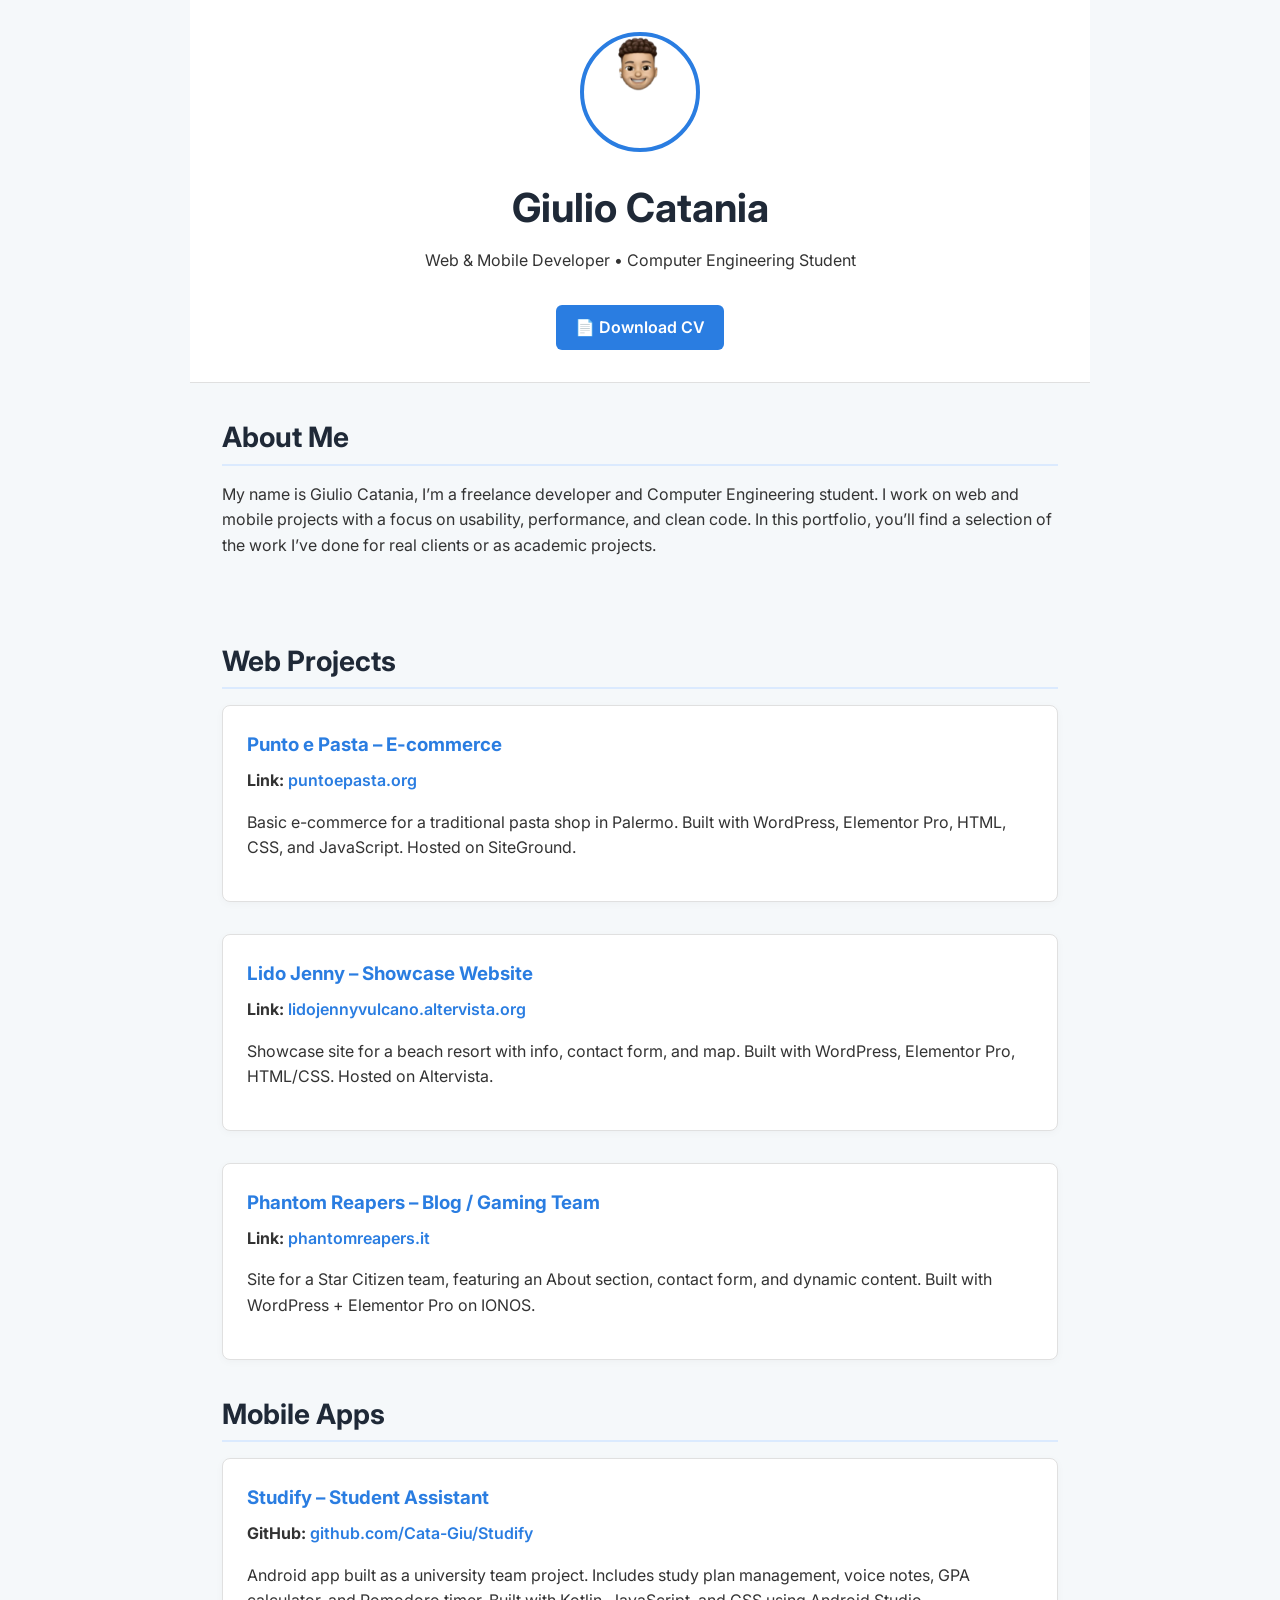
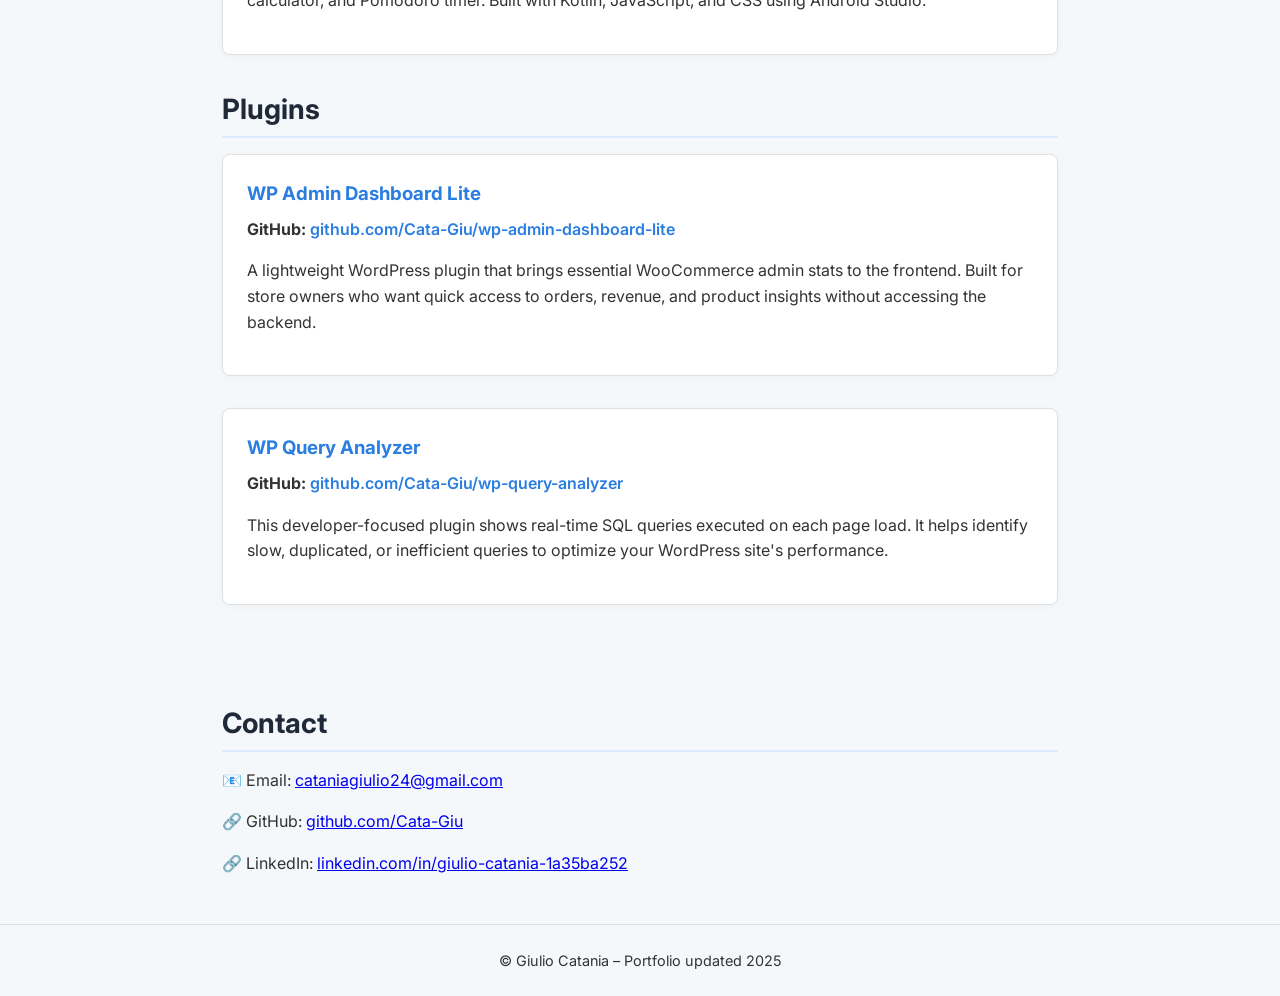
<file: index.html>
<!DOCTYPE html>
<html lang="en">
<head>
  <meta charset="UTF-8" />
  <meta name="viewport" content="width=device-width, initial-scale=1.0" />
  <title>Portfolio | Giulio Catania</title>
  <link rel="stylesheet" href="style.css">
  <link href="https://fonts.googleapis.com/css2?family=Inter:wght@400;600;700&display=swap" rel="stylesheet">
</head>
<body>

  <header>
    <img src="avatar.jpg" alt="Avatar di Giulio Catania" class="avatar">
    <h1>Giulio Catania</h1>
    <p>Web & Mobile Developer • Computer Engineering Student</p>
    <a href="cv_giulio_catania.pdf" class="btn-cv" download>📄 Download CV</a>
  </header>

  <section id="about">
    <h2>About Me</h2>
    <p>My name is Giulio Catania, I’m a freelance developer and Computer Engineering student. I work on web and mobile projects with a focus on usability, performance, and clean code. In this portfolio, you’ll find a selection of the work I’ve done for real clients or as academic projects.</p>
  </section>

  <section id="projects">
    <h2>Web Projects</h2>

    <div class="project">
      <h3>Punto e Pasta – E-commerce</h3>
      <p><strong>Link:</strong> <a href="https://puntoepasta.org" target="_blank">puntoepasta.org</a></p>
      <p>Basic e-commerce for a traditional pasta shop in Palermo. Built with WordPress, Elementor Pro, HTML, CSS, and JavaScript. Hosted on SiteGround.</p>
    </div>

    <div class="project">
      <h3>Lido Jenny – Showcase Website</h3>
      <p><strong>Link:</strong> <a href="https://lidojennyvulcano.altervista.org" target="_blank">lidojennyvulcano.altervista.org</a></p>
      <p>Showcase site for a beach resort with info, contact form, and map. Built with WordPress, Elementor Pro, HTML/CSS. Hosted on Altervista.</p>
    </div>

    <div class="project">
      <h3>Phantom Reapers – Blog / Gaming Team</h3>
      <p><strong>Link:</strong> <a href="http://phantomreapers.it" target="_blank">phantomreapers.it</a></p>
      <p>Site for a Star Citizen team, featuring an About section, contact form, and dynamic content. Built with WordPress + Elementor Pro on IONOS.</p>
    </div>

    <h2>Mobile Apps</h2>
    <div class="project">
      <h3>Studify – Student Assistant</h3>
      <p><strong>GitHub:</strong> <a href="https://github.com/Cata-Giu/Studify" target="_blank">github.com/Cata-Giu/Studify</a></p>
      <p>Android app built as a university team project. Includes study plan management, voice notes, GPA calculator, and Pomodoro timer. Built with Kotlin, JavaScript, and CSS using Android Studio.</p>
    </div>

    <h2>Plugins</h2>

<div class="project">
  <h3>WP Admin Dashboard Lite</h3>
  <p><strong>GitHub:</strong> <a href="https://github.com/Cata-Giu/wp-admin-dashboard-lite" target="_blank">github.com/Cata-Giu/wp-admin-dashboard-lite</a></p>
  <p>A lightweight WordPress plugin that brings essential WooCommerce admin stats to the frontend. Built for store owners who want quick access to orders, revenue, and product insights without accessing the backend.</p>
</div>

<div class="project">
  <h3>WP Query Analyzer</h3>
  <p><strong>GitHub:</strong> <a href="https://github.com/Cata-Giu/wp-query-analyzer" target="_blank">github.com/Cata-Giu/wp-query-analyzer</a></p>
  <p>This developer-focused plugin shows real-time SQL queries executed on each page load. It helps identify slow, duplicated, or inefficient queries to optimize your WordPress site's performance.</p>
</div>

    
  </section>

  <section id="contact">
    <h2>Contact</h2>
    <p>📧 Email: <a href="mailto:cataniagiulio24@gmail.com">cataniagiulio24@gmail.com</a></p>
    <p>🔗 GitHub: <a href="https://github.com/Cata-Giu" target="_blank">github.com/Cata-Giu</a></p>
    <p>🔗 LinkedIn: <a href="https://www.linkedin.com/in/giulio-catania-1a35ba252/" target="_blank">linkedin.com/in/giulio-catania-1a35ba252</a></p>
  </section>

  <footer>
    © Giulio Catania – Portfolio updated 2025
  </footer>

</body>
</html>
</file>
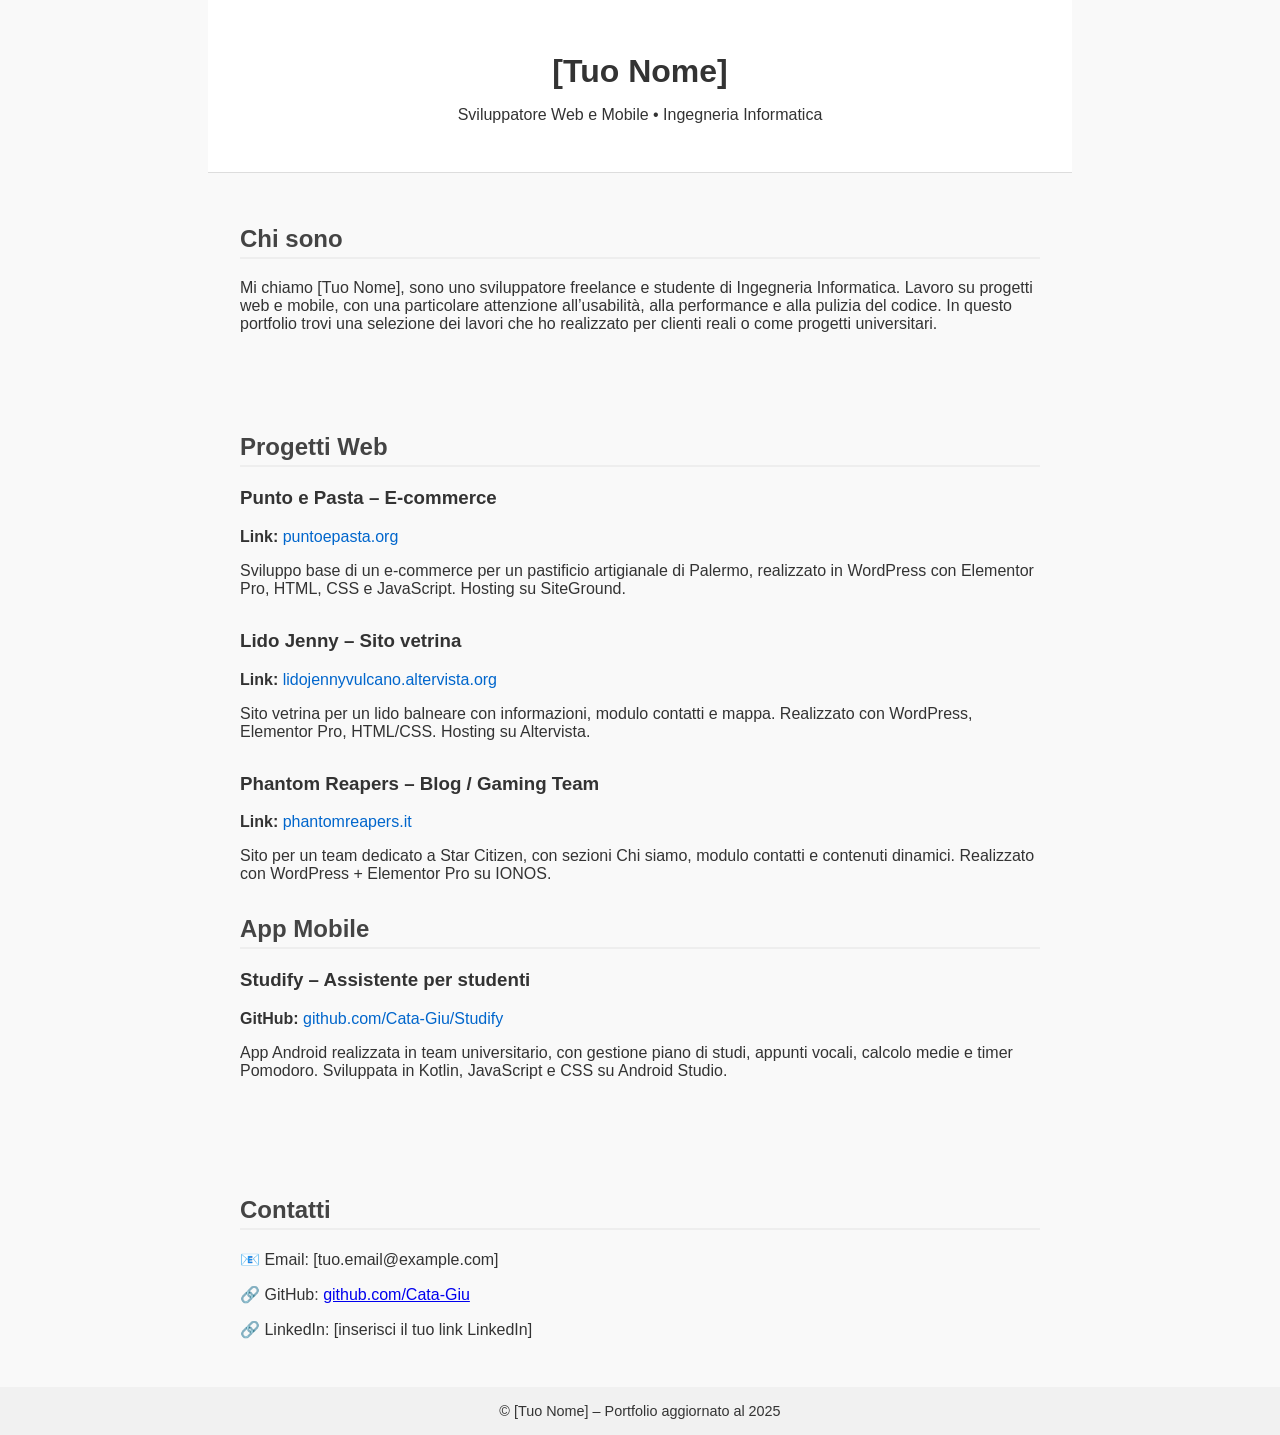
<file: portfolio.html>
<!DOCTYPE html>
<html lang="it">
<head>
  <meta charset="UTF-8">
  <meta name="viewport" content="width=device-width, initial-scale=1.0">
  <title>Portfolio | [Tuo Nome]</title>
  <style>
    body {
      font-family: 'Segoe UI', sans-serif;
      margin: 0;
      padding: 0;
      background-color: #f9f9f9;
      color: #333;
    }
    header, section {
      max-width: 800px;
      margin: auto;
      padding: 2rem;
    }
    header {
      text-align: center;
      background-color: #fff;
      border-bottom: 1px solid #ddd;
    }
    h1 {
      margin-bottom: 0.5rem;
    }
    h2 {
      color: #444;
      border-bottom: 2px solid #eee;
      padding-bottom: 0.25rem;
    }
    .project {
      margin-bottom: 2rem;
    }
    .project a {
      color: #0066cc;
      text-decoration: none;
    }
    .project a:hover {
      text-decoration: underline;
    }
    footer {
      text-align: center;
      padding: 1rem;
      background-color: #f1f1f1;
      font-size: 0.9rem;
    }
  </style>
</head>
<body>

  <header>
    <h1>[Tuo Nome]</h1>
    <p>Sviluppatore Web e Mobile • Ingegneria Informatica</p>
  </header>

  <section id="about">
    <h2>Chi sono</h2>
    <p>Mi chiamo [Tuo Nome], sono uno sviluppatore freelance e studente di Ingegneria Informatica. Lavoro su progetti web e mobile, con una particolare attenzione all’usabilità, alla performance e alla pulizia del codice. In questo portfolio trovi una selezione dei lavori che ho realizzato per clienti reali o come progetti universitari.</p>
  </section>

  <section id="projects">
    <h2>Progetti Web</h2>

    <div class="project">
      <h3>Punto e Pasta – E-commerce</h3>
      <p><strong>Link:</strong> <a href="https://puntoepasta.org" target="_blank">puntoepasta.org</a></p>
      <p>Sviluppo base di un e-commerce per un pastificio artigianale di Palermo, realizzato in WordPress con Elementor Pro, HTML, CSS e JavaScript. Hosting su SiteGround.</p>
    </div>

    <div class="project">
      <h3>Lido Jenny – Sito vetrina</h3>
      <p><strong>Link:</strong> <a href="https://lidojennyvulcano.altervista.org" target="_blank">lidojennyvulcano.altervista.org</a></p>
      <p>Sito vetrina per un lido balneare con informazioni, modulo contatti e mappa. Realizzato con WordPress, Elementor Pro, HTML/CSS. Hosting su Altervista.</p>
    </div>

    <div class="project">
      <h3>Phantom Reapers – Blog / Gaming Team</h3>
      <p><strong>Link:</strong> <a href="http://phantomreapers.it" target="_blank">phantomreapers.it</a></p>
      <p>Sito per un team dedicato a Star Citizen, con sezioni Chi siamo, modulo contatti e contenuti dinamici. Realizzato con WordPress + Elementor Pro su IONOS.</p>
    </div>

    <h2>App Mobile</h2>
    <div class="project">
      <h3>Studify – Assistente per studenti</h3>
      <p><strong>GitHub:</strong> <a href="https://github.com/Cata-Giu/Studify" target="_blank">github.com/Cata-Giu/Studify</a></p>
      <p>App Android realizzata in team universitario, con gestione piano di studi, appunti vocali, calcolo medie e timer Pomodoro. Sviluppata in Kotlin, JavaScript e CSS su Android Studio.</p>
    </div>
  </section>

  <section id="contact">
    <h2>Contatti</h2>
    <p>📧 Email: [tuo.email@example.com]</p>
    <p>🔗 GitHub: <a href="https://github.com/Cata-Giu" target="_blank">github.com/Cata-Giu</a></p>
    <p>🔗 LinkedIn: [inserisci il tuo link LinkedIn]</p>
  </section>

  <footer>
    © [Tuo Nome] – Portfolio aggiornato al 2025
  </footer>

</body>
</html>
</file>
<file: style.css>
:root {
  --primary: #2a7de1;
  --light: #f5f8fa;
  --dark: #1f2937;
  --text: #333;
  --card-bg: #ffffff;
  --card-border: #e0e0e0;
}

* {
  box-sizing: border-box;
  margin: 0;
  padding: 0;
}

body {
  font-family: 'Inter', sans-serif;
  background-color: var(--light);
  color: var(--text);
  line-height: 1.6;
}

header, section {
  max-width: 900px;
  margin: auto;
  padding: 2rem;
}

header {
  text-align: center;
  background-color: var(--card-bg);
  border-bottom: 1px solid var(--card-border);
}

.avatar {
  width: 120px;
  height: 120px;
  border-radius: 50%;
  object-fit: cover;
  border: 4px solid var(--primary);
  margin-bottom: 1rem;
}

h1 {
  font-size: 2.5rem;
  color: var(--dark);
  margin-bottom: 0.5rem;
}

h2 {
  font-size: 1.75rem;
  color: var(--dark);
  margin-bottom: 1rem;
  border-bottom: 2px solid #dbeafe;
  padding-bottom: 0.25rem;
}

p {
  margin-bottom: 1rem;
}

.project {
  background-color: var(--card-bg);
  border: 1px solid var(--card-border);
  border-radius: 8px;
  padding: 1.5rem;
  margin-bottom: 2rem;
  box-shadow: 0 2px 8px rgba(0, 0, 0, 0.03);
  transition: transform 0.2s ease, box-shadow 0.2s ease;
}

.project:hover {
  transform: translateY(-4px);
  box-shadow: 0 8px 20px rgba(0, 0, 0, 0.05);
}

.project h3 {
  margin-bottom: 0.5rem;
  color: var(--primary);
}

.project a {
  color: var(--primary);
  text-decoration: none;
  font-weight: 600;
}

.project a:hover {
  text-decoration: underline;
}

.btn-cv {
  display: inline-block;
  margin-top: 1rem;
  padding: 0.6rem 1.2rem;
  background-color: var(--primary);
  color: white;
  font-weight: 600;
  border-radius: 6px;
  text-decoration: none;
  transition: background-color 0.3s ease;
}

.btn-cv:hover {
  background-color: #1e5fbf;
}

footer {
  text-align: center;
  padding: 1.5rem;
  background-color: var(--light);
  font-size: 0.9rem;
  border-top: 1px solid var(--card-border);
}

@media (max-width: 600px) {
  header, section {
    padding: 1rem;
  }

  .avatar {
    width: 100px;
    height: 100px;
  }
}
</file>
